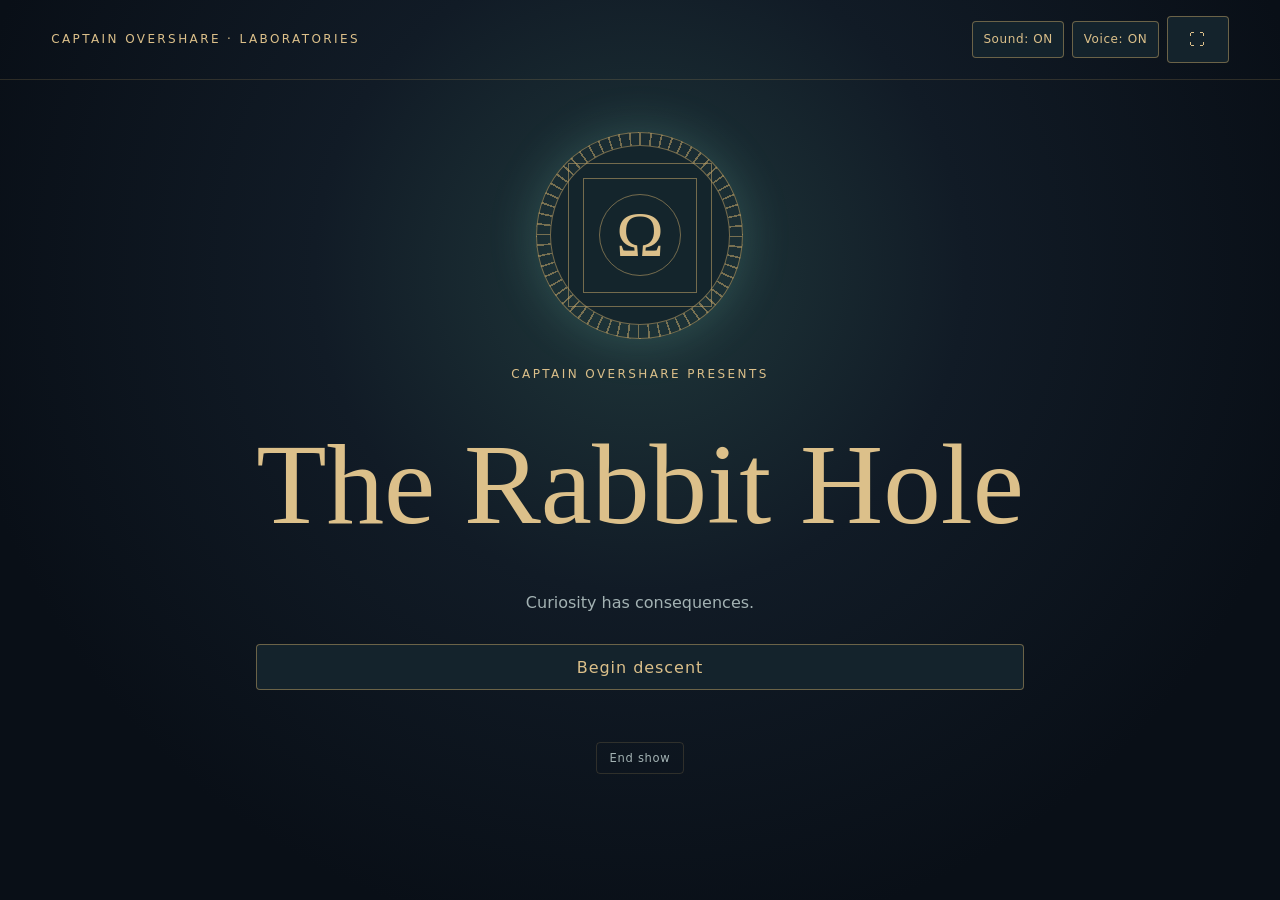
<file: index.html>
<!doctype html><html lang="en"><head><meta charset="utf-8"><meta name="viewport" content="width=device-width,initial-scale=1"><title>The Rabbit Hole</title><link rel="stylesheet" href="oracle/oracle.css"><link rel="stylesheet" href="oracle/blackboard.css"></head><body ><header><a href="./">CAPTAIN OVERSHARE · LABORATORIES</a><button id="full" aria-label="Fullscreen">⛶</button></header><main class="entrance"><div class="sigil" aria-hidden="true"><i></i><i></i><i></i><span>Ω</span></div><p class="eyebrow">Captain Overshare presents</p><h1>The Rabbit Hole</h1><p class="subtitle">Curiosity has consequences.</p><a id="enter" class="button" href="oracle/">Begin descent</a></main><script src="oracle/words.js"></script><script src="oracle/oracle.js"></script><script src="oracle/theater.js"></script><script src="oracle/blackboard.js"></script></body></html>
</file>
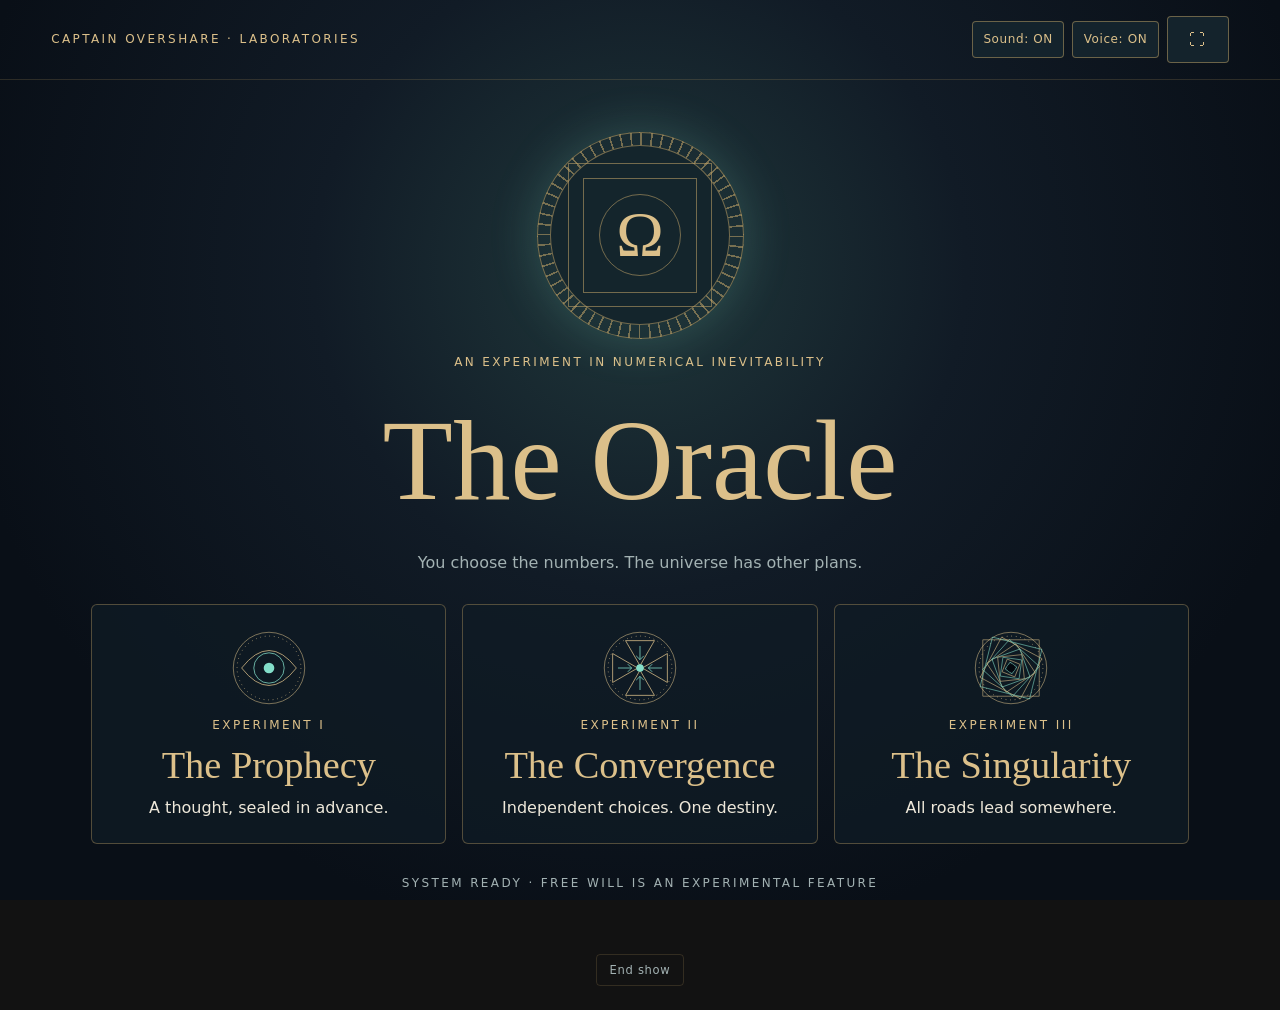
<file: oracle/index.html>
<!doctype html><html lang="en"><head><meta charset="utf-8"><meta name="viewport" content="width=device-width,initial-scale=1"><title>The Oracle</title><link rel="stylesheet" href="oracle.css"><link rel="stylesheet" href="blackboard.css"></head><body ><header><a href="../">CAPTAIN OVERSHARE · LABORATORIES</a><button id="full" aria-label="Fullscreen">⛶</button></header><main><div class="sigil" aria-hidden="true"><i></i><i></i><i></i><span>Ω</span></div><p class="eyebrow">An experiment in numerical inevitability</p><h1>The Oracle</h1><p class="subtitle">You choose the numbers. The universe has other plans.</p><nav><a href="prophecy/"><small>EXPERIMENT I</small><strong>The Prophecy</strong><span>A thought, sealed in advance.</span></a><a href="convergence/"><small>EXPERIMENT II</small><strong>The Convergence</strong><span>Independent choices. One destiny.</span></a><a href="singularity/"><small>EXPERIMENT III</small><strong>The Singularity</strong><span>All roads lead somewhere.</span></a></nav><p class="foot">SYSTEM READY · FREE WILL IS AN EXPERIMENTAL FEATURE</p></main><script src="words.js"></script><script src="oracle.js"></script><script src="theater.js"></script><script src="blackboard.js"></script></body></html>
</file>
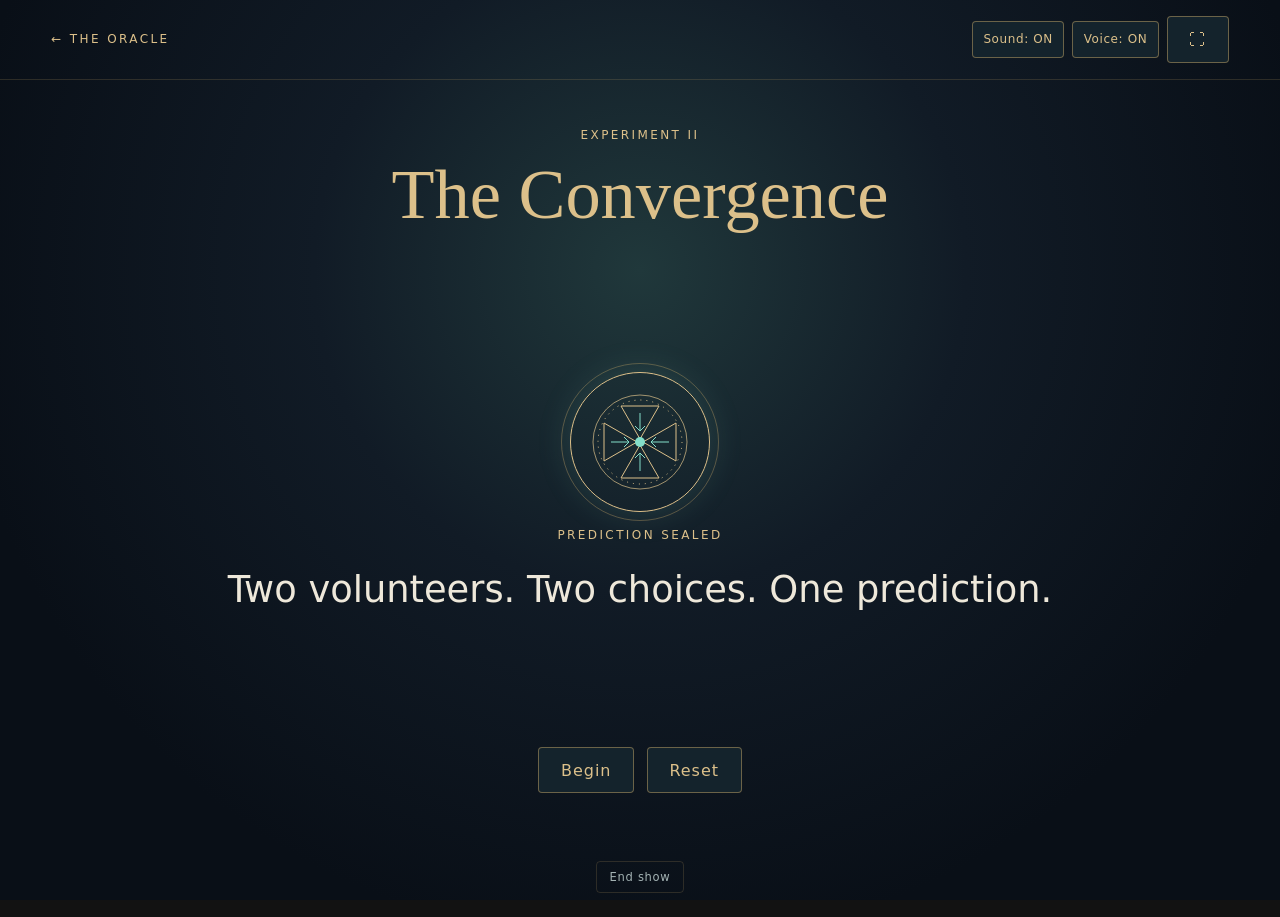
<file: oracle/convergence/index.html>
<!doctype html><html lang="en"><head><meta charset="utf-8"><meta name="viewport" content="width=device-width,initial-scale=1"><title>The Convergence · The Oracle</title><link rel="stylesheet" href="../oracle.css"><link rel="stylesheet" href="../blackboard.css"></head><body data-act="convergence"><header><a href="../">← THE ORACLE</a><button id="full" aria-label="Fullscreen">⛶</button></header><main><p class="eyebrow">EXPERIMENT II</p><h2>The Convergence</h2><section class="stage" id="stage" aria-live="polite"></section><div class="controls"><button id="next">Begin</button><button id="reset">Reset</button></div></main><script src="../words.js"></script><script src="../oracle.js"></script><script src="../theater.js"></script><script src="../blackboard.js"></script></body></html>
</file>
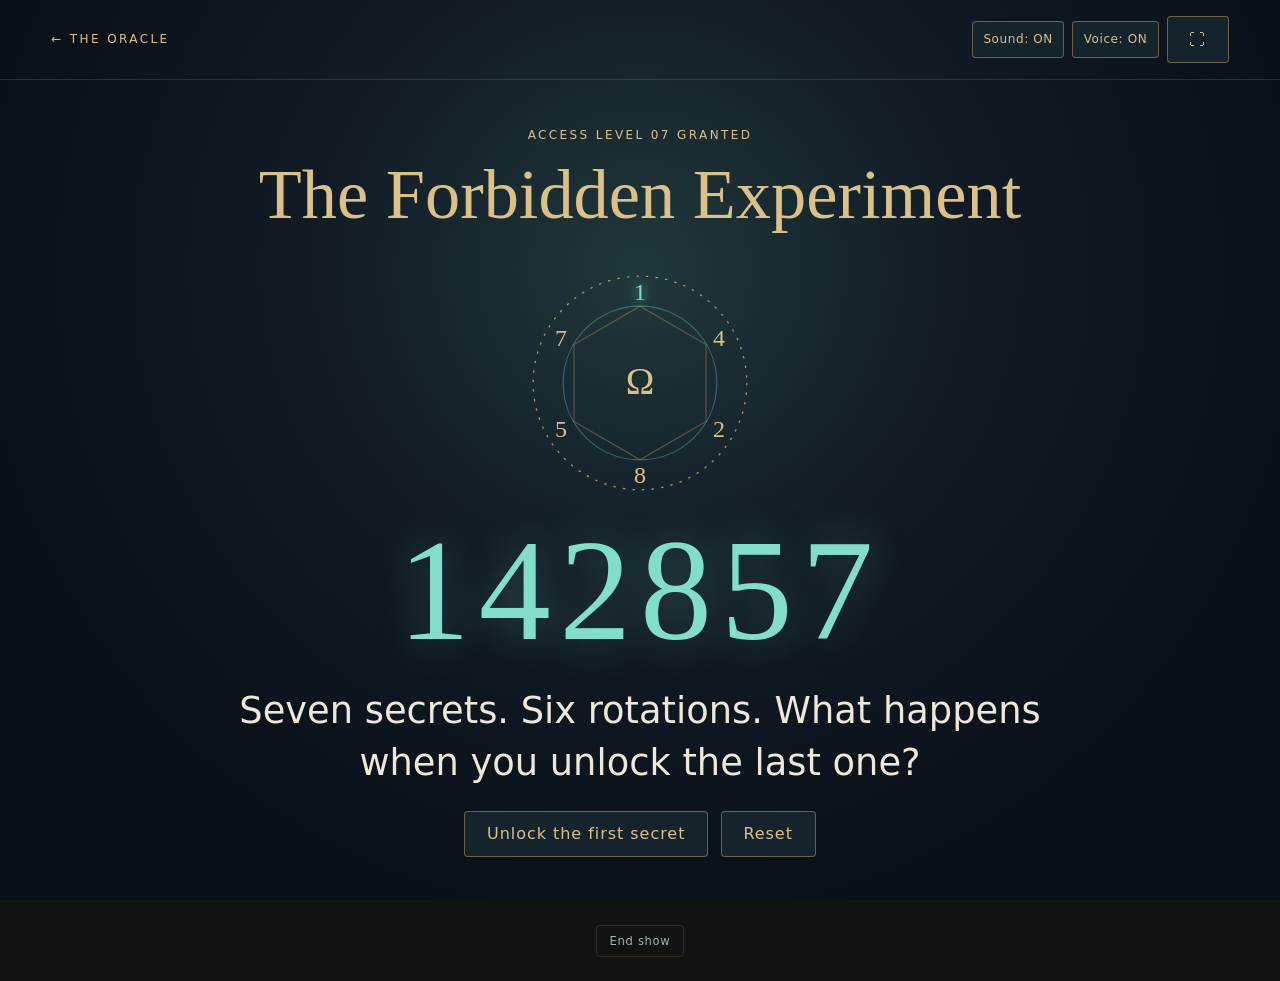
<file: oracle/forbidden/index.html>
<!doctype html><html lang="en"><head><meta charset="utf-8"><meta name="viewport" content="width=device-width,initial-scale=1"><meta name="robots" content="noindex"><title>The Forbidden Experiment</title><link rel="stylesheet" href="../oracle.css"><link rel="stylesheet" href="../blackboard.css"></head><body><header><a href="../">← THE ORACLE</a><button id="full" aria-label="Fullscreen">⛶</button></header><main><p class="eyebrow" id="secret-label"></p><h2 id="secret-title"></h2><section id="cycle-stage" class="stage" aria-live="polite"></section><div class="controls"><button id="cycle-next"></button><button id="cycle-reset">Reset</button></div></main><script src="../words.js"></script><script src="../oracle.js"></script><script src="../theater.js"></script><script src="../forbidden.js"></script><script src="../blackboard.js"></script></body></html>
</file>
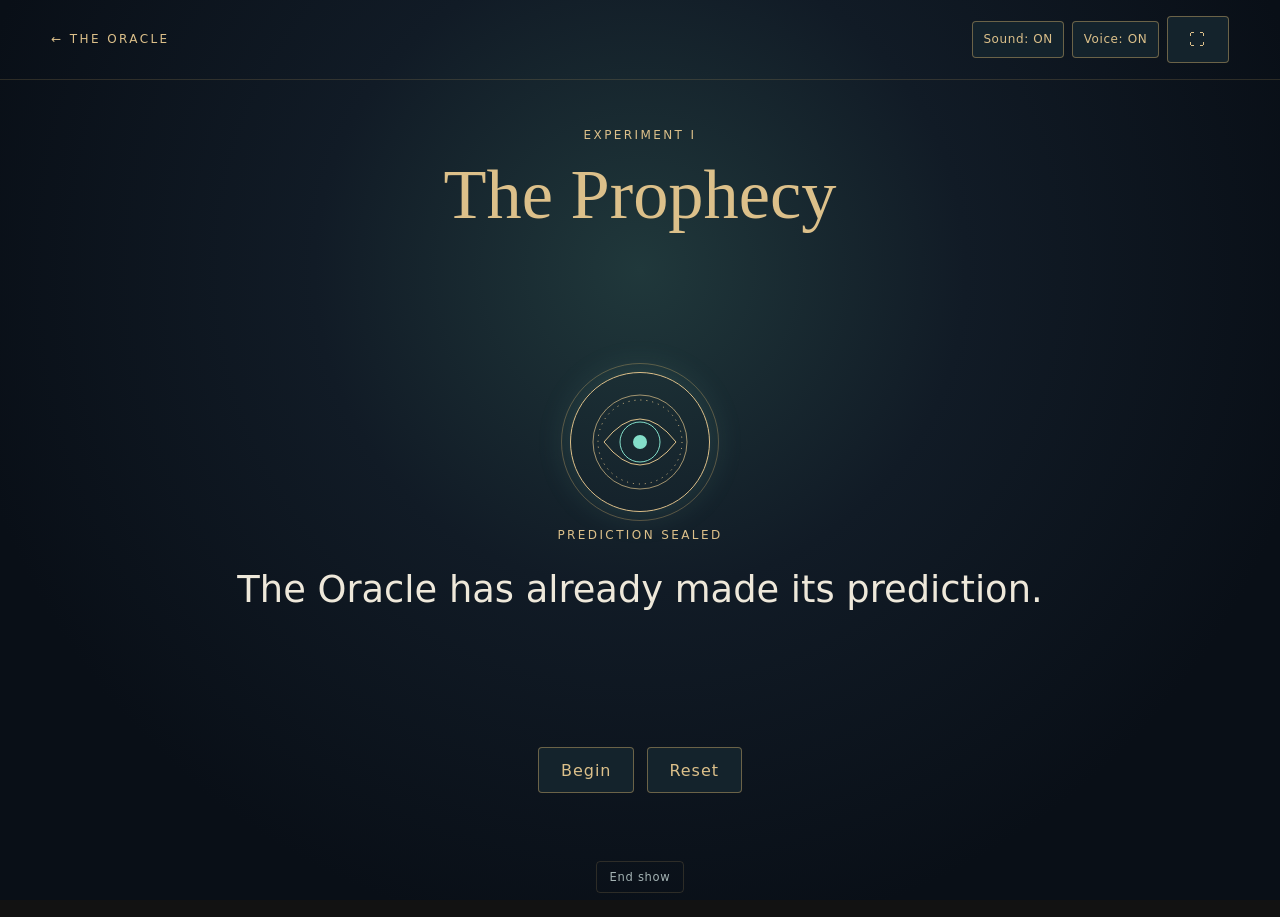
<file: oracle/prophecy/index.html>
<!doctype html><html lang="en"><head><meta charset="utf-8"><meta name="viewport" content="width=device-width,initial-scale=1"><title>The Prophecy · The Oracle</title><link rel="stylesheet" href="../oracle.css"><link rel="stylesheet" href="../blackboard.css"></head><body data-act="prophecy"><header><a href="../">← THE ORACLE</a><button id="full" aria-label="Fullscreen">⛶</button></header><main><p class="eyebrow">EXPERIMENT I</p><h2>The Prophecy</h2><section class="stage" id="stage" aria-live="polite"></section><div class="controls"><button id="next">Begin</button><button id="reset">Reset</button></div></main><script src="../words.js"></script><script src="../oracle.js"></script><script src="../theater.js"></script><script src="../blackboard.js"></script></body></html>
</file>
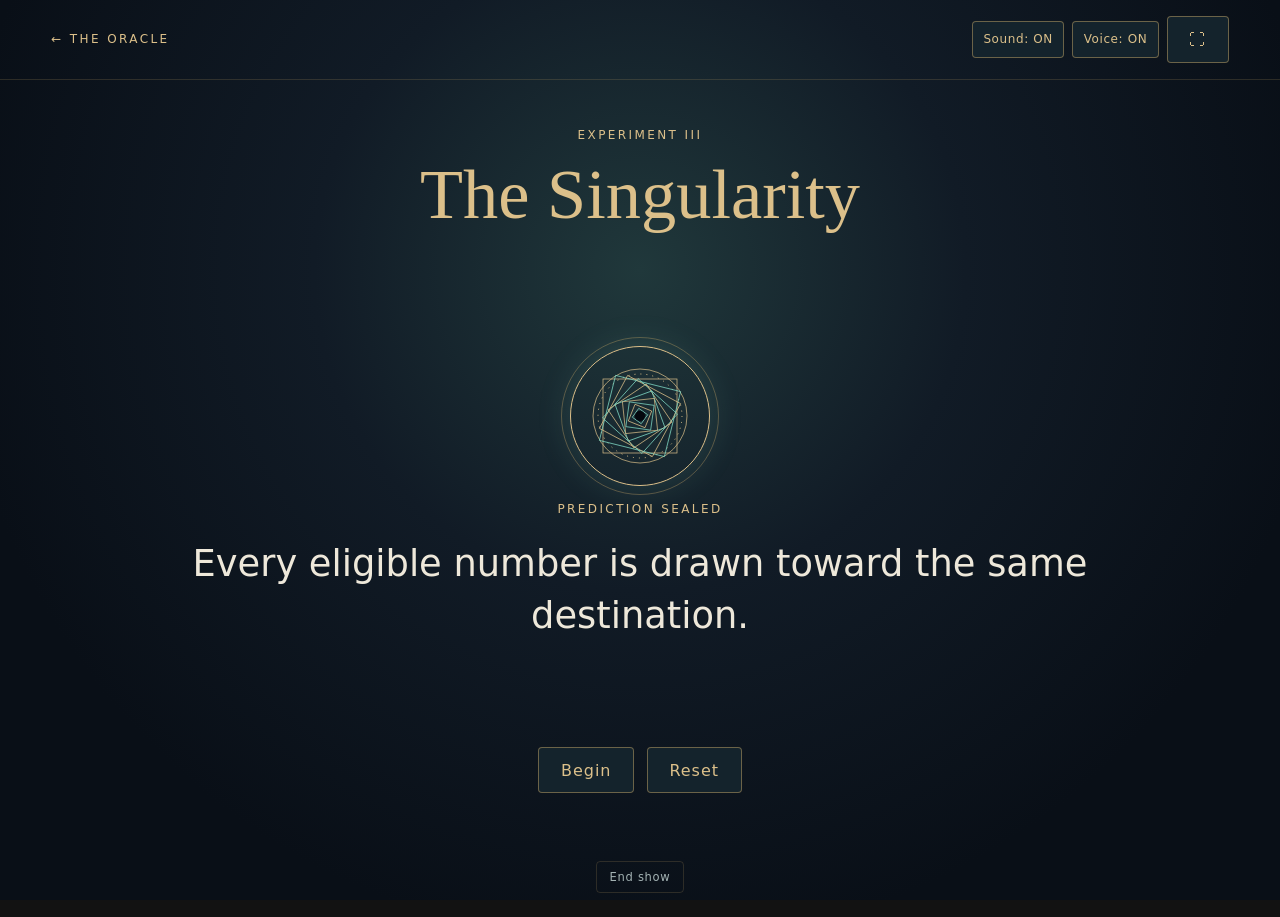
<file: oracle/singularity/index.html>
<!doctype html><html lang="en"><head><meta charset="utf-8"><meta name="viewport" content="width=device-width,initial-scale=1"><title>The Singularity · The Oracle</title><link rel="stylesheet" href="../oracle.css"><link rel="stylesheet" href="../blackboard.css"></head><body data-act="singularity"><header><a href="../">← THE ORACLE</a><button id="full" aria-label="Fullscreen">⛶</button></header><main><p class="eyebrow">EXPERIMENT III</p><h2>The Singularity</h2><section class="stage" id="stage" aria-live="polite"></section><div class="controls"><button id="next">Begin</button><button id="reset">Reset</button></div></main><script src="../words.js"></script><script src="../oracle.js"></script><script src="../theater.js"></script><script src="../blackboard.js"></script></body></html>
</file>
<file: oracle/oracle.css>
:root{color-scheme:dark;--gold:#dcc08a;--teal:#83dec9;--muted:#a3b2b3}*{box-sizing:border-box}body{margin:0;min-height:100svh;color:#eee8da;font-family:system-ui,sans-serif;background:radial-gradient(ellipse at 50% 30%,#20383b,#111b26 36%,#090f17 76%);background-attachment:fixed}header{display:flex;justify-content:space-between;align-items:center;padding:1rem 4vw;border-bottom:1px solid #b89c6233}header a,.eyebrow,.foot,small,.status{font-size:.75rem;letter-spacing:.2em;color:var(--gold);text-transform:uppercase}a{color:inherit;text-decoration:none}button,input{font:inherit}button,.button{display:inline-block;cursor:pointer;color:var(--gold);background:#14232c;border:1px solid #b89c6288;border-radius:4px;padding:.8rem 1.35rem;letter-spacing:.06em}button:hover,a:hover{border-color:var(--teal);color:var(--teal)}button:disabled{opacity:.45}main{max-width:1200px;margin:auto;padding:clamp(1.5rem,4vh,3rem) 4vw;text-align:center}h1,h2,strong{font-family:Georgia,serif;font-weight:400;color:var(--gold)}h1{font-size:clamp(3rem,9vw,8rem);line-height:1;margin:.3em 0}h2{font-size:clamp(2.3rem,5.5vw,5rem);margin:.15em 0 .4em}.subtitle,.foot{color:var(--muted)}.sigil{position:relative;width:clamp(125px,23vh,230px);aspect-ratio:1;margin:1rem auto;display:grid;place-items:center;border:1px solid #b89c6299;border-radius:50%;background:repeating-conic-gradient(#c8a96b88 0deg 1deg,transparent 1deg 6deg);box-shadow:0 0 50px #83dec933}.sigil:before{content:'';position:absolute;inset:6%;border-radius:50%;background:#14252c;border:1px solid #c8a96b88}.sigil i{position:absolute;inset:15%;border:1px solid #c8a96b88;animation:orbit 45s linear infinite}.sigil i:nth-child(2){inset:22%;animation-direction:reverse}.sigil i:nth-child(3){inset:30%;border-radius:50%}.sigil span{position:relative;font:4rem Georgia;color:var(--gold)}nav{display:grid;grid-template-columns:repeat(3,1fr);gap:1rem;margin:2rem auto}nav a{display:grid;gap:.7rem;padding:1.6rem 1rem;border:1px solid #b89c6266;background:#101c25bb;border-radius:6px}nav strong{font-size:clamp(1.5rem,3vw,2.5rem)}.stage{min-height:52vh;display:flex;flex-direction:column;align-items:center;justify-content:center;gap:1rem}.seal{width:140px;aspect-ratio:1;border:1px solid var(--gold);outline:1px solid #b89c6266;outline-offset:8px;border-radius:50%;display:grid;place-items:center;font:4rem Georgia;color:var(--gold)}.prompt{font-size:clamp(1.3rem,3vw,2.3rem);max-width:900px;margin:.4rem auto;line-height:1.4}.controls{display:flex;justify-content:center;gap:.8rem;margin:1rem}.number{font:clamp(4rem,16vw,12rem)/1 Georgia;color:var(--teal);letter-spacing:.06em;text-shadow:0 0 45px #83dec955;animation:reveal .7s ease-out}.equation{font:clamp(1.5rem,4vw,3.5rem) Georgia;color:var(--gold)}input{width:9ch;padding:.6rem;text-align:center;background:#080f17;color:var(--teal);border:1px solid var(--gold);font-size:clamp(2rem,5vw,3.5rem);letter-spacing:.12em}.error{color:#ffc09e}.history{display:flex;gap:.7rem;flex-wrap:wrap;justify-content:center;color:var(--muted)}.sum{display:grid;grid-template-columns:auto auto;gap:.3rem 2rem;text-align:right;font:clamp(1.5rem,4vw,3rem) Georgia}.sum .oracle{color:var(--teal)}[hidden]{display:none!important}@keyframes orbit{to{transform:rotate(360deg)}}@keyframes reveal{from{opacity:0;transform:scale(.85);filter:blur(10px)}to{opacity:1;transform:none;filter:none}}@media(max-width:700px){nav{grid-template-columns:1fr}}@media(prefers-reduced-motion:reduce){*,*:before,*:after{animation:none!important;transition:none!important}}
/* Theatrical layer */
#sound,#voice{font-size:.75rem;padding:.65rem;letter-spacing:.05em}header{gap:.5rem}header a{margin-right:auto}.act-icon{width:76px;height:76px;margin:auto;color:var(--gold)}.act-icon svg{width:100%;height:100%}.act-icon .spin{transform-origin:50% 50%;animation:orbit 24s linear infinite}.act-icon .counter{transform-origin:50% 50%;animation:orbit 18s linear infinite reverse}.act-icon .pulse{animation:glimmer 2.8s ease-in-out infinite}.seal .act-icon{width:100px;height:100px}.seal{box-shadow:0 0 35px #83dec926}.stage{position:relative;isolation:isolate}.stage>*{z-index:1}.stage .number{max-width:100%;font-size:clamp(3.5rem,15vw,12rem)}.stage.finale:after{content:'';position:absolute;inset:10%;border:2px solid var(--teal);border-radius:50%;animation:shock 1.4s ease-out both;pointer-events:none}.stage.finale .number{animation:reveal .7s ease-out,glimmer 2s ease-in-out 1s infinite}.history span{display:inline-block;border:1px solid #83dec944;padding:.35rem .65rem;border-radius:50%;animation:reveal .5s ease-out}.digit-row{display:flex;justify-content:center;gap:.12em;white-space:nowrap}.digit-row b{display:inline-block;font-weight:400;animation:digitarrive .8s cubic-bezier(.2,.8,.3,1) both;animation-delay:calc(var(--i)*65ms)}.digit-row b:nth-child(odd){--offset:-1em}.digit-row b:nth-child(even){--offset:1em}#descent{position:fixed;inset:0;background:#03070d;z-index:20;display:grid;place-items:center;overflow:hidden;isolation:isolate}#descent canvas{position:absolute;width:100%;height:100%;inset:0}#descent .descent-message{position:relative;color:var(--gold);letter-spacing:.25em;text-align:center;text-shadow:0 0 20px #000;font-size:clamp(.75rem,2vw,1.3rem)}#descent .descent-message span{display:block;font:clamp(3rem,14vw,8rem) Georgia;color:var(--teal);margin-bottom:1rem}#skip{position:absolute;bottom:2rem;right:2rem}#enter{margin-top:1rem}.entrance{min-height:70vh;display:grid;place-content:center}.entrance .sigil{cursor:default}.classified{margin:2rem auto;border:1px dashed #b89c6266;padding:1rem;color:var(--muted);max-width:40rem}.secret-number{font:4rem Georgia;color:var(--teal)}.statusline{min-height:1.2em}@keyframes glimmer{50%{opacity:.55;filter:drop-shadow(0 0 12px #83dec9)}}@keyframes digitarrive{from{transform:translate(var(--offset,0),-1em) rotate(-12deg);opacity:0}to{transform:none;opacity:1}}@keyframes shock{0%{transform:scale(.15);opacity:1}100%{transform:scale(2.1);opacity:0}}@media(max-width:500px){header a{font-size:.57rem;letter-spacing:.1em}header button{padding:.55rem}.stage .number{font-size:clamp(3rem,15vw,6rem)}}@media(prefers-reduced-motion:reduce){*,*:before,*:after{animation:none!important;transition:none!important}}

#descent .depth-label{font-size:.72em;letter-spacing:.22em;margin-bottom:1rem}#descent .depth-symbol{display:grid;place-items:center;min-height:110px}#descent .depth-symbol .act-icon{width:110px;height:110px}#descent .depth-message{margin-top:1rem;min-height:3em;padding:0 1rem}#descent .depth-meter{height:2px;background:#dcc08a33;width:min(220px,65vw);margin:1rem auto}#descent .depth-meter i{display:block;height:100%;background:var(--teal);width:0}#descent .descent-message{width:min(95vw,600px)}

.sigil[role=button]{cursor:pointer}.sigil:focus-visible{outline:2px solid var(--teal);outline-offset:10px}.seven-seals{position:absolute;inset:0;pointer-events:none}.seven-seals b{position:absolute;top:50%;left:50%;width:7px;height:7px;border-radius:50%;background:var(--teal);opacity:0;transform:rotate(var(--angle)) translateY(-1px) translateY(calc(-1 * clamp(66px,12vh,122px)));box-shadow:0 0 13px var(--teal)}.seven-seals b.lit{opacity:1}.unsealed i{animation-play-state:paused}.unsealed{box-shadow:0 0 75px #83dec977}.secret-portal{animation:reveal 1.4s ease-out;grid-column:1/-1}.secret-portal h2{font-size:clamp(2rem,5vw,3.5rem)}.secret-portal .button{margin:1rem}.cycle-wheel{width:min(240px,55vw);height:auto;overflow:visible}.cycle-wheel text{font-family:Georgia,serif;font-size:20px;fill:var(--gold)}.cycle-wheel .cycle-active{fill:var(--teal);filter:drop-shadow(0 0 5px #83dec9)}.cycle-equation{font:clamp(1.35rem,4vw,3rem) Georgia;color:var(--gold)}.cycle-product{font-size:clamp(3rem,12vw,9rem)!important}.cycle-history{display:flex;flex-wrap:wrap;justify-content:center;gap:.6rem}.cycle-history span{border:1px solid #b89c6244;padding:.4rem .6rem;border-radius:4px;color:var(--muted);font-variant-numeric:tabular-nums}.cycle-final .cycle-wheel{opacity:.2;transition:opacity .8s}.cycle-final .number{color:var(--gold)}

.show-controls{text-align:center;padding:1rem 0 1.5rem}.quiet-control{font-size:.72rem;color:var(--muted);background:transparent;border-color:#b89c6233;padding:.5rem .8rem}#show-finale{position:fixed;inset:0;z-index:30;overflow:auto;display:grid;place-items:center;background:radial-gradient(ellipse at center,#3a3021,#151c21 48%,#080e16 90%);animation:reveal 1.2s ease-out}#show-finale .finale-inner{text-align:center;padding:2rem;max-width:900px}#show-finale .sigil{box-shadow:0 0 85px #dcc08a55}#show-finale h2{margin-top:1rem}.closing-line{font-size:clamp(1.15rem,2.8vw,2rem);line-height:1.55;color:#eee8da;max-width:750px;margin:1rem auto 2rem}
</file>
<file: oracle/blackboard.css>
/* Isolated classroom layer: no styles escape the dialog. */
#oracle-blackboard{position:fixed;inset:0;margin:auto;width:min(96vw,1100px);max-width:96vw;max-height:94dvh;overflow:auto;padding:0;border:8px solid #806343;border-radius:5px;background:radial-gradient(ellipse at 25% 10%,#304b3b,#1b352b 55%,#162a23);color:#f2eee0;box-shadow:0 0 0 2px #b69a69,0 20px 90px #000a;font:1rem/1.5 system-ui,sans-serif;overscroll-behavior:contain}
#oracle-blackboard::backdrop{background:#050a10e8}
#oracle-blackboard .chalk-frame{padding:clamp(14px,3vw,34px)}
#oracle-blackboard .chalk-top{display:flex;align-items:flex-start;justify-content:space-between;gap:12px;border-bottom:1px dashed #dce7d588;padding-bottom:14px}
#oracle-blackboard h2,#oracle-blackboard h3,#oracle-blackboard h4{font-family:"Segoe Print","Bradley Hand","Comic Sans MS",cursive;color:#f4e8c9;line-height:1.2;margin:.5em 0;font-weight:400}
#oracle-blackboard h2{font-size:clamp(1.65rem,4vw,2.7rem)}
#oracle-blackboard h3{font-size:clamp(1.35rem,3vw,1.9rem)}
#oracle-blackboard h4{font-size:1.2rem}
#oracle-blackboard .chalk-kicker{font-size:.68rem;letter-spacing:.18em;color:#e9d09e;margin:0}
#oracle-blackboard .chalk-note{font-style:italic;color:#e6ce95}
#oracle-blackboard button{border:1px solid #dce7d588;background:#203c30;color:#f2eee0;padding:.65rem .8rem;border-radius:4px;letter-spacing:0;min-height:44px}
#oracle-blackboard button:hover,#oracle-blackboard button:focus-visible,#oracle-blackboard button[aria-pressed=true]{background:#52634a;color:#fff1c8;border-color:#f1d5a1}
#oracle-blackboard .chalk-tabs{display:flex;flex-wrap:wrap;gap:8px;margin:18px 0}
#oracle-blackboard .chalk-layout{display:grid;grid-template-columns:minmax(0,1fr) minmax(220px,300px);gap:26px;align-items:start}
#oracle-blackboard .chalk-equations{font-family:"Segoe Print","Bradley Hand","Comic Sans MS",monospace;text-align:center;font-size:clamp(1rem,2.8vw,1.5rem);padding:12px 4px;border-block:1px dashed #dce7d555;color:#f4e8c9;overflow-wrap:anywhere}
#oracle-blackboard .chalk-equations.small{font-size:clamp(.9rem,2.5vw,1.2rem)}
#oracle-blackboard em{color:#ffe1a3}
#oracle-blackboard .chalk-repeat{text-decoration:overline}
#oracle-blackboard .chalk-pairs{display:grid;max-width:240px;margin:auto;font:1.7rem monospace}
#oracle-blackboard .chalk-pairs div{display:grid;grid-template-columns:repeat(4,1fr);text-align:center}
#oracle-blackboard .chalk-pairs div:last-child{border-top:1px solid #dce7d5;color:#ffe1a3}
#oracle-blackboard .chalk-wheel svg{display:block;width:min(100%,350px);margin:auto}
#oracle-blackboard .chalk-wheel g{cursor:pointer}
#oracle-blackboard .chalk-multipliers{display:flex;flex-wrap:wrap;gap:5px;justify-content:center;margin:8px 0}
#oracle-blackboard .chalk-calculator{border:1px dashed #dce7d588;border-radius:5px;padding:14px;background:#11271e88}
#oracle-blackboard .chalk-calculator h3{margin-top:0}
#oracle-blackboard .chalk-calculator label{display:block;font-size:.8rem}
#oracle-blackboard #chalk-input,#oracle-blackboard #chalk-answer{width:100%;display:block;text-align:right;font:1.05rem/1.4 monospace;letter-spacing:0;min-height:44px;padding:10px;background:#0f211a;color:#e9f0db;border:1px solid #adc2a4;border-radius:3px;overflow-wrap:anywhere}
#oracle-blackboard #chalk-answer{font-size:1.2rem;color:#ffe1a3;margin-top:4px}
#oracle-blackboard #chalk-keys{display:grid;grid-template-columns:repeat(4,minmax(0,1fr));gap:5px;margin:12px 0}
#oracle-blackboard #chalk-keys button{padding:.5rem;font-size:1.15rem}
#oracle-blackboard footer{text-align:center;border-top:1px dashed #dce7d588;margin-top:24px;padding-top:16px;color:#e6ce95;font-style:italic}
main>.sigil,main .cycle-wheel,main .seal,main>h2{touch-action:manipulation;user-select:none;-webkit-user-select:none;-webkit-touch-callout:none}
@media(max-width:680px){#oracle-blackboard .chalk-layout{grid-template-columns:1fr;gap:18px}#oracle-blackboard .chalk-calculator{max-width:380px;width:100%;margin:auto}#oracle-blackboard .chalk-top{gap:5px}}
</file>
